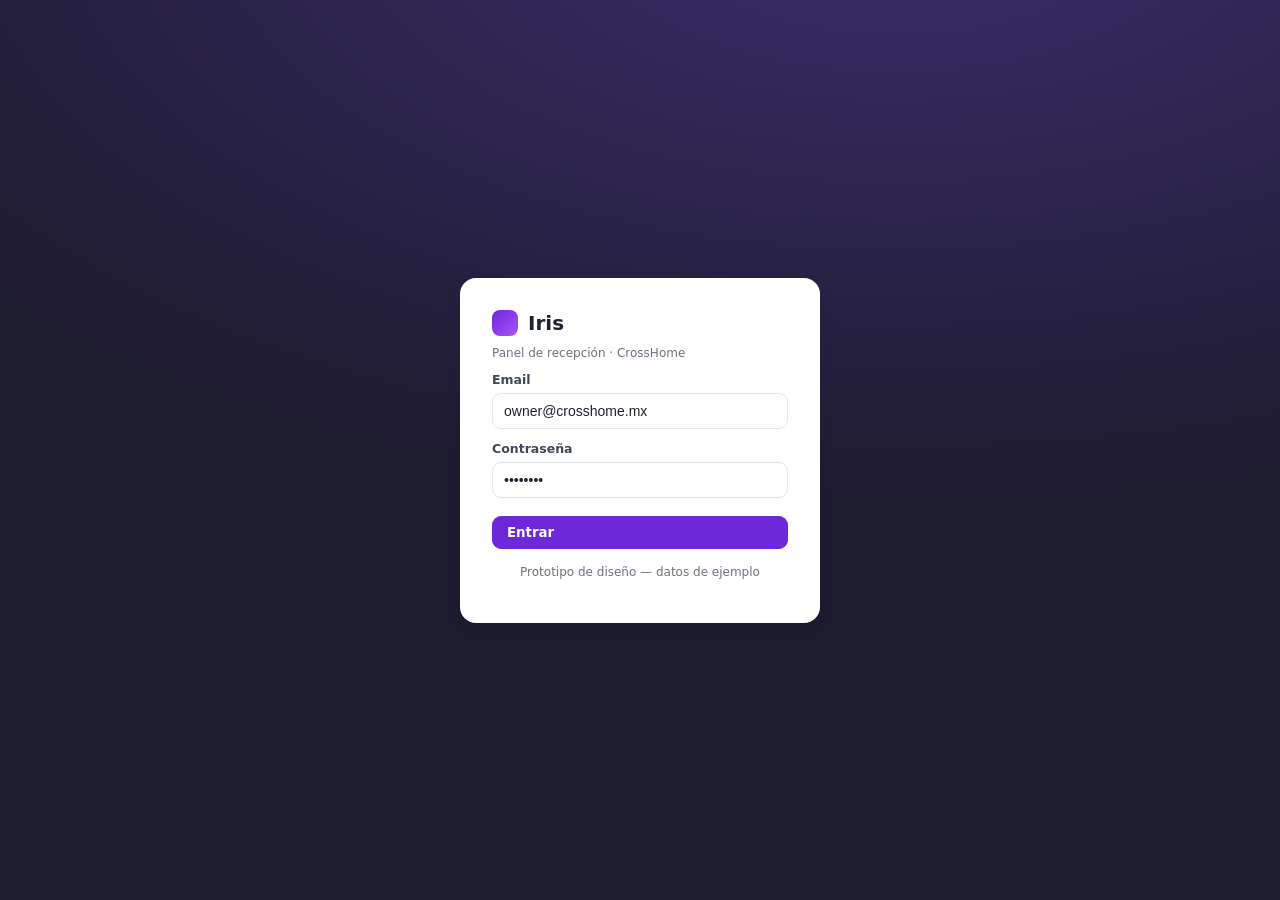
<file: prototipo/index.html>
<!doctype html>
<html lang="es">
<head>
<meta charset="utf-8">
<meta name="viewport" content="width=device-width,initial-scale=1">
<title>Iris · Acceso (prototipo)</title>
<link rel="stylesheet" href="styles.css">
</head>
<body class="login">
  <form class="login-card" onsubmit="location.href='app.html#/inbox';return false;">
    <div class="logo"><span class="dot"></span><b>Iris</b></div>
    <p class="muted small" style="margin-top:-8px">Panel de recepción · CrossHome</p>
    <div class="field" style="margin-bottom:12px"><label>Email</label><input type="email" value="owner@crosshome.mx"></div>
    <div class="field" style="margin-bottom:18px"><label>Contraseña</label><input type="password" value="••••••••"></div>
    <button class="btn btn-primary" style="width:100%">Entrar</button>
    <p class="muted small" style="text-align:center;margin-top:16px">Prototipo de diseño — datos de ejemplo</p>
  </form>
</body>
</html>
</file>
<file: prototipo/styles.css>
/* ============ Iris · Prototipo (mockup de diseño) ============ */
:root{
  --iris:#6d28d9; --iris-d:#5b21b6; --iris-l:#ede9fe;
  --bg:#f4f5fa; --surface:#ffffff; --border:#e6e8f0;
  --text:#1f2330; --muted:#6b7280; --muted2:#9aa1af;
  --ok:#16a34a; --warn:#d97706; --err:#dc2626; --info:#2563eb;
  --side:#1d1b2e; --side-2:#2a2740; --side-tx:#c7c4d6;
  --radius:12px; --shadow:0 1px 2px rgba(16,18,40,.06),0 4px 16px rgba(16,18,40,.05);
}
*{box-sizing:border-box}
html,body{margin:0;height:100%}
body{font-family:system-ui,-apple-system,"Segoe UI",Roboto,sans-serif;color:var(--text);background:var(--bg);font-size:14px}
a{color:inherit;text-decoration:none}
button{font-family:inherit}

/* ---------- Login ---------- */
.login{min-height:100%;display:grid;place-items:center;background:radial-gradient(1200px 600px at 70% -10%,#3b2d6b,#1d1b2e)}
.login-card{background:var(--surface);width:360px;max-width:92vw;padding:32px;border-radius:16px;box-shadow:var(--shadow)}
.login .logo{display:flex;align-items:center;gap:10px;margin-bottom:18px}
.login .logo b{font-size:20px}
.dot{width:26px;height:26px;border-radius:8px;background:linear-gradient(135deg,var(--iris),#a855f7)}

/* ---------- Layout ---------- */
.layout{display:grid;grid-template-columns:236px 1fr;min-height:100%}
.sidebar{background:var(--side);color:var(--side-tx);display:flex;flex-direction:column;padding:14px 12px;gap:4px}
.sidebar .brand{display:flex;align-items:center;gap:10px;color:#fff;padding:8px 10px 16px}
.sidebar .brand b{font-size:18px}
.nav a{display:flex;align-items:center;gap:10px;padding:9px 11px;border-radius:9px;color:var(--side-tx);font-weight:500}
.nav a .ic{width:18px;text-align:center}
.nav a:hover{background:var(--side-2);color:#fff}
.nav a.active{background:var(--iris);color:#fff}
.nav .sep{margin:10px 8px 4px;font-size:11px;letter-spacing:.08em;text-transform:uppercase;color:#6f6a86}
.side-foot{margin-top:auto;font-size:12px;color:#6f6a86;padding:10px}

.main{display:flex;flex-direction:column;min-width:0}
.topbar{height:58px;background:var(--surface);border-bottom:1px solid var(--border);display:flex;align-items:center;gap:16px;padding:0 22px}
.topbar .crumb{font-weight:600}
.topbar .spacer{flex:1}
.ia-toggle{display:flex;align-items:center;gap:8px;font-size:13px;color:var(--muted)}
.switch{width:38px;height:22px;border-radius:99px;background:var(--ok);position:relative;cursor:pointer}
.switch i{position:absolute;top:2px;right:2px;width:18px;height:18px;border-radius:99px;background:#fff;transition:.15s}
.switch.off{background:#cbd0da}.switch.off i{right:18px}
.avatar{width:32px;height:32px;border-radius:99px;background:var(--iris-l);color:var(--iris-d);display:grid;place-items:center;font-weight:700}
.content{padding:22px;overflow:auto}

/* ---------- Generic ---------- */
.page-head{display:flex;align-items:center;gap:12px;margin-bottom:16px}
.page-head h1{font-size:20px;margin:0}
.page-head .sub{color:var(--muted);font-size:13px}
.spacer{flex:1}
.card{background:var(--surface);border:1px solid var(--border);border-radius:var(--radius);box-shadow:var(--shadow)}
.card.pad{padding:18px}
.grid{display:grid;gap:16px}
.row{display:flex;gap:12px;align-items:center;flex-wrap:wrap}
.muted{color:var(--muted)}.small{font-size:12px}

.btn{border:1px solid var(--border);background:var(--surface);color:var(--text);padding:8px 14px;border-radius:9px;font-weight:600;cursor:pointer;display:inline-flex;align-items:center;gap:7px}
.btn:hover{border-color:#cdd1de}
.btn-primary{background:var(--iris);border-color:var(--iris);color:#fff}
.btn-primary:hover{background:var(--iris-d)}
.btn-sm{padding:5px 10px;font-size:12.5px;border-radius:8px}
.btn-ghost{background:transparent;border-color:transparent;color:var(--muted)}

.badge{display:inline-flex;align-items:center;gap:5px;padding:3px 9px;border-radius:99px;font-size:12px;font-weight:600;background:#eef0f6;color:#4b5160}
.b-new{background:#e0ecff;color:#1d4ed8}
.b-att{background:#fff2d6;color:#a15c00}
.b-wait{background:#e7e3ff;color:#5b21b6}
.b-resp{background:#ffe6e6;color:#b42318}
.b-asg{background:#dcfce7;color:#137a3a}
.b-lost{background:#f1f1f4;color:#6b7280}
.b-closed{background:#e8eaf0;color:#4b5160}
.b-ok{background:#dcfce7;color:#137a3a}.b-warn{background:#fff2d6;color:#a15c00}.b-err{background:#ffe6e6;color:#b42318}.b-info{background:#e0ecff;color:#1d4ed8}

.table{width:100%;border-collapse:collapse;background:var(--surface)}
.table th{text-align:left;font-size:12px;color:var(--muted);font-weight:600;padding:11px 14px;border-bottom:1px solid var(--border);background:#fafbfd}
.table td{padding:11px 14px;border-bottom:1px solid var(--border)}
.table tr:hover td{background:#fafbff}
.table .actions{display:flex;gap:6px}

/* ---------- Kanban ---------- */
.kanban{display:flex;gap:14px;overflow-x:auto;padding-bottom:8px}
.kcol{min-width:248px;width:248px;flex:0 0 auto;background:#eef0f6;border-radius:12px;padding:10px;display:flex;flex-direction:column;gap:9px}
.kcol-head{display:flex;align-items:center;justify-content:space-between;font-size:12.5px;font-weight:700;color:#4b5160;padding:2px 4px}
.kcol-head .cnt{background:#fff;border-radius:99px;padding:1px 8px;color:var(--muted)}
.kcard{background:#fff;border:1px solid var(--border);border-radius:10px;padding:11px;cursor:pointer;box-shadow:var(--shadow)}
.kcard:hover{border-color:var(--iris)}
.kcard .name{font-weight:600}
.kcard .msg{color:var(--muted);font-size:12.5px;margin:5px 0;display:-webkit-box;-webkit-line-clamp:2;-webkit-box-orient:vertical;overflow:hidden}
.kcard .meta{display:flex;align-items:center;justify-content:space-between;font-size:11.5px;color:var(--muted2)}

/* ---------- Chat ---------- */
.chat-wrap{display:grid;grid-template-columns:1fr 300px;gap:16px;height:calc(100vh - 58px - 44px)}
.chat{display:flex;flex-direction:column;overflow:hidden}
.chat-head{padding:12px 16px;border-bottom:1px solid var(--border);display:flex;align-items:center;gap:10px}
.thread{flex:1;overflow:auto;padding:16px;background:#f7f8fc;display:flex;flex-direction:column;gap:10px}
.bubble{max-width:74%;padding:9px 12px;border-radius:12px;font-size:13.5px;line-height:1.4;box-shadow:var(--shadow)}
.bubble .who{font-size:11px;font-weight:700;margin-bottom:3px;opacity:.7}
.in{align-self:flex-start;background:#fff;border:1px solid var(--border)}
.out{align-self:flex-end;background:var(--iris-l);border:1px solid #ddd6fe}
.out.ia{background:#e7fbef;border-color:#bbf7d0}
.chat-input{display:flex;gap:8px;padding:12px;border-top:1px solid var(--border)}
.chat-input input{flex:1}
.chat-side .card{padding:14px;margin-bottom:14px}
.kv{display:flex;justify-content:space-between;gap:8px;padding:5px 0;font-size:13px;border-bottom:1px dashed var(--border)}
.kv:last-child{border-bottom:0}.kv b{font-weight:600}

/* ---------- Forms ---------- */
.form{display:grid;gap:14px;max-width:620px}
.field{display:grid;gap:6px}
.field label{font-size:12.5px;font-weight:600;color:#414858}
.field .req{color:var(--err)}
input,select,textarea{width:100%;padding:9px 11px;border:1px solid var(--border);border-radius:9px;font-size:14px;background:#fff;color:var(--text)}
input:focus,select:focus,textarea:focus{outline:2px solid var(--iris-l);border-color:var(--iris)}
.two{display:grid;grid-template-columns:1fr 1fr;gap:14px}

/* ---------- Tabs ---------- */
.tabs{display:flex;gap:4px;border-bottom:1px solid var(--border);margin-bottom:16px}
.tab{padding:9px 14px;border-radius:9px 9px 0 0;cursor:pointer;font-weight:600;color:var(--muted)}
.tab.active{color:var(--iris);box-shadow:inset 0 -2px 0 var(--iris)}

/* ---------- Stats / bars ---------- */
.stats{display:grid;grid-template-columns:repeat(4,1fr);gap:16px}
.stat{padding:16px}
.stat .n{font-size:26px;font-weight:800;margin-top:4px}
.stat .l{color:var(--muted);font-size:12.5px}
.stat .d{font-size:12px;margin-top:6px}
.bars{display:flex;align-items:flex-end;gap:14px;height:170px;padding:10px 4px}
.bars .b{flex:1;display:flex;flex-direction:column;align-items:center;gap:8px;color:var(--muted);font-size:12px}
.bars .b .bar{width:100%;border-radius:8px 8px 0 0;background:linear-gradient(180deg,var(--iris),#a855f7)}

/* ---------- Modal / toast ---------- */
.overlay{position:fixed;inset:0;background:rgba(20,18,40,.45);display:grid;place-items:center;z-index:50}
.modal{background:#fff;width:440px;max-width:92vw;border-radius:14px;padding:22px;box-shadow:var(--shadow)}
.modal h3{margin:0 0 6px}
.preview-box{background:var(--iris-l);border:1px solid #ddd6fe;border-radius:10px;padding:14px;margin:14px 0}
.toast{position:fixed;bottom:22px;right:22px;background:#111827;color:#fff;padding:12px 16px;border-radius:10px;box-shadow:var(--shadow);z-index:60;font-size:13.5px}
.hidden{display:none}
.note{background:#fff8e6;border:1px solid #fde68a;color:#92660b;padding:10px 12px;border-radius:9px;font-size:12.5px}
.tag{font-size:11px;background:#eef0f6;color:#4b5160;border-radius:6px;padding:2px 7px;font-weight:600}
</file>
